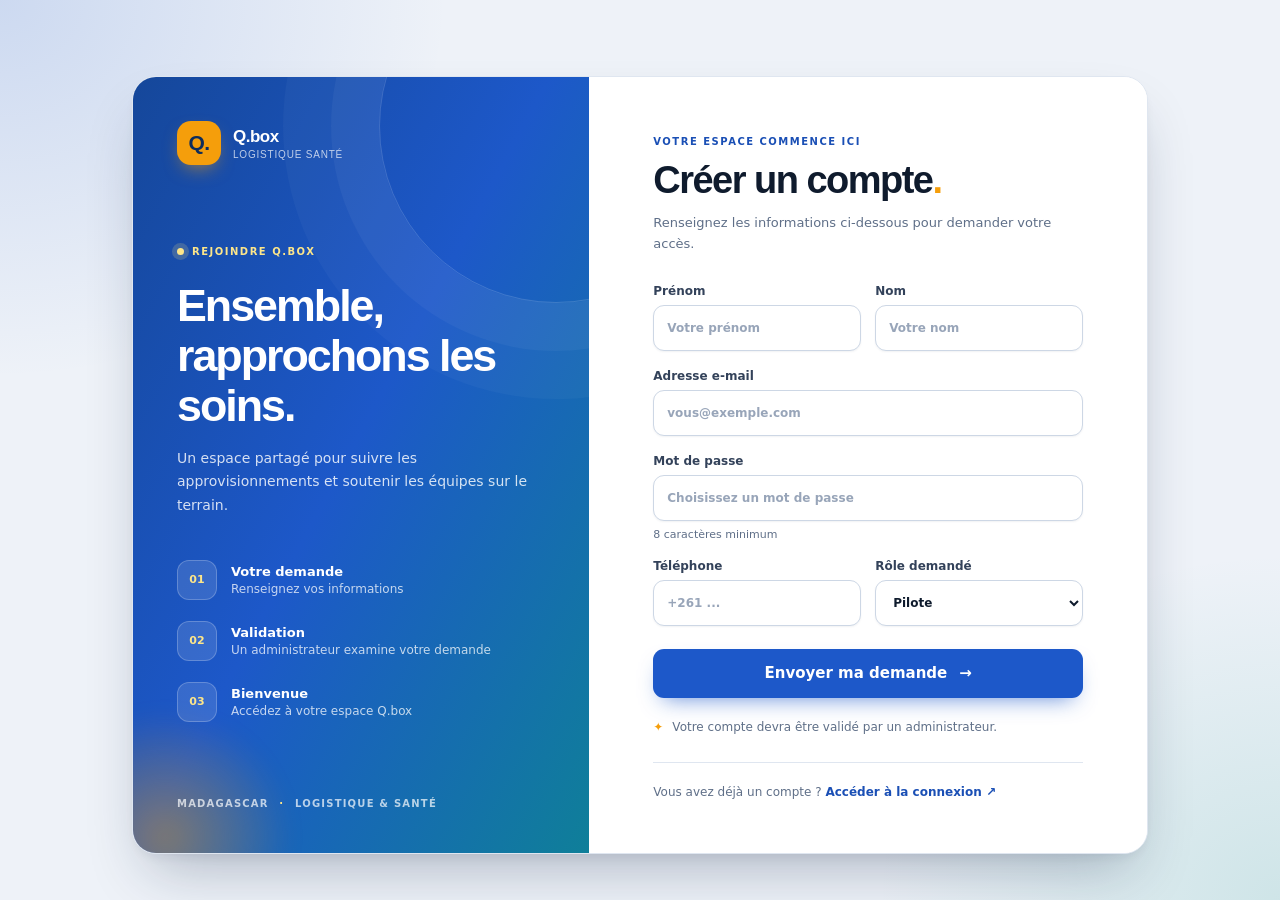
<file: admin-local.html>
<!DOCTYPE html>
<html lang="fr">
<head>
    <meta charset="utf-8">
    <meta name="viewport" content="width=device-width, initial-scale=1">
    <!-- Politique de sécurité : seuls les scripts du site et Chart.js (versions figées) peuvent s'exécuter ;
         aucun script en ligne (les anciens attributs onclick sont inactifs, la logique est dans postgres-main.js). -->
    <meta http-equiv="Content-Security-Policy" content="default-src 'self'; script-src 'self' https://cdn.jsdelivr.net/npm/chart.js@4.4.1/dist/chart.umd.min.js https://cdnjs.cloudflare.com/ajax/libs/Chart.js/4.4.1/chart.umd.js; style-src 'self' 'unsafe-inline' https://fonts.googleapis.com; font-src 'self' https://fonts.gstatic.com; img-src 'self' data: blob:; connect-src 'self' https://*.supabase.co http://127.0.0.1:56521 http://localhost:56521; frame-src 'self'; worker-src 'self'; object-src 'none'; base-uri 'self'; form-action 'self'">
    <title>Q.box — Interface PostgreSQL</title>
    <link rel="icon" type="image/svg+xml" href="favicon.svg">
    <link rel="preconnect" href="https://fonts.googleapis.com">
    <link rel="preconnect" href="https://fonts.gstatic.com" crossorigin>
    <link href="https://fonts.googleapis.com/css2?family=Inter:wght@400;500;600;700;800&family=Plus+Jakarta+Sans:wght@600;700;800&display=swap" rel="stylesheet">
    <link rel="stylesheet" href="admin-local.css?v=f36ff7576b">
    <link rel="stylesheet" href="signup-theme.css?v=3a248e380c">
    <script defer src="stock-history-csv.js?v=5f7a2bd698"></script>
    <script defer src="auth-policy.js?v=cd7c4a299b"></script>
    <script defer src="dashboard-report-postgres.js?v=d70c688518"></script>
    <script defer src="inventory-report-postgres.js?v=5d7ae28a79"></script>
    <script defer src="admin-local.js?v=75acfae70e"></script>
</head>
<body class="signup-page">
    <main>
        <h1>Q.box — Interface PostgreSQL</h1>
        <p class="notice">Cette interface utilise la base PostgreSQL configurée sur le serveur. Les opérations enregistrées modifient cette base.</p>
        <p id="message" role="status" aria-live="polite"></p>
        <section id="authentication">
            <div class="signup-shell">
                <div class="signup-intro">
                    <div class="signup-brand"><span class="signup-icon" aria-hidden="true">Q.</span><span>Q.box <small>Logistique santé</small></span></div>
                    <div class="signup-intro-content">
                        <span class="signup-eyebrow"><span aria-hidden="true"></span> REJOINDRE Q.BOX</span>
                        <h2>Ensemble, rapprochons les soins.</h2>
                        <p>Un espace partagé pour suivre les approvisionnements et soutenir les équipes sur le terrain.</p>
                        <div class="signup-steps" aria-label="Étapes de création du compte">
                            <div><span>01</span><p><strong>Votre demande</strong><small>Renseignez vos informations</small></p></div>
                            <div><span>02</span><p><strong>Validation</strong><small>Un administrateur examine votre demande</small></p></div>
                            <div><span>03</span><p><strong>Bienvenue</strong><small>Accédez à votre espace Q.box</small></p></div>
                        </div>
                    </div>
                    <p class="signup-intro-footer">MADAGASCAR <span aria-hidden="true">·</span> LOGISTIQUE &amp; SANTÉ</p>
                </div>
                <div class="signup-card">
                <div class="signup-heading">
                    <span class="signup-form-eyebrow">VOTRE ESPACE COMMENCE ICI</span>
                    <h1>Créer un compte<span aria-hidden="true">.</span></h1>
                    <p>Renseignez les informations ci-dessous pour demander votre accès.</p>
                </div>
                <form id="signup">
                    <label>Prénom <input name="first_name" required maxlength="120" autocomplete="given-name" placeholder="Votre prénom"></label>
                    <label>Nom <input name="last_name" required maxlength="120" autocomplete="family-name" placeholder="Votre nom"></label>
                    <label class="signup-wide">Adresse e-mail <input name="email" type="email" required autocomplete="email" placeholder="vous@exemple.com"></label>
                    <label class="signup-wide">Mot de passe <input name="password" type="password" required minlength="8" autocomplete="new-password" aria-describedby="signup-password-hint" placeholder="Choisissez un mot de passe"><span id="signup-password-hint" class="signup-hint">8 caractères minimum</span></label>
                    <label>Téléphone <input name="phone" type="tel" required maxlength="30" autocomplete="tel" placeholder="+261 ..."></label>
                    <label>Rôle demandé <select name="role"><option value="pilot">Pilote</option><option value="pilot_rd">Pilote RD</option><option value="logistics">Coordinateur logistique</option><option value="unfpa">UNFPA</option><option value="rh_chief">Chef Unité SR</option></select></label>
                    <button class="signup-wide" type="submit"><span>Envoyer ma demande</span><span aria-hidden="true">→</span></button>
                </form>
                <p id="signup-status" role="status" aria-live="polite"></p>
                <p class="signup-notice"><span aria-hidden="true">✦</span> Votre compte devra être validé par un administrateur.</p>
                <p class="signup-return">Vous avez déjà un compte ? <a href="index.html?backend=postgres">Accéder à la connexion <span aria-hidden="true">↗</span></a></p>
                </div>
            </div>
        </section>
        <section id="session" hidden>
            <p id="identity"></p>
            <button type="button" id="logout">Se déconnecter</button>
            <details id="password-settings">
                <summary>Changer mon mot de passe</summary>
                <form id="password-form">
                    <label>Mot de passe actuel <input id="password-current" type="password" required autocomplete="current-password"></label>
                    <label>Nouveau mot de passe (8 caractères minimum) <input id="password-new" type="password" required minlength="8" autocomplete="new-password"></label>
                    <label>Confirmer le nouveau mot de passe <input id="password-confirm" type="password" required minlength="8" autocomplete="new-password"></label>
                    <p id="password-status" role="status" aria-live="polite"></p>
                    <button id="password-submit" type="submit">Modifier mon mot de passe</button>
                </form>
            </details>
            <div id="references">
                <h2>Drone ports et CSB — PostgreSQL local</h2>
                <p>Les données affichées proviennent de la base configurée sur le serveur.</p>
                <label>Drone port actif <select id="reference-port"></select></label>
                <div class="actions">
                    <button type="button" id="port-new">Ajouter un port</button>
                    <button type="button" id="port-edit">Modifier le port</button>
                    <button type="button" id="port-delete">Supprimer le port</button>
                    <button type="button" id="reference-refresh">Actualiser</button>
                </div>
                <form id="reference-port-form" hidden>
                    <h3 id="port-form-heading"></h3>
                    <label>Nom du port <input name="name" required maxlength="120"></label>
                    <label>Région <select name="region" required></select></label>
                    <div class="actions"><button type="submit">Enregistrer le port</button><button type="button" id="port-cancel">Annuler</button></div>
                </form>
                <h3>CSB du port actif</h3>
                <button type="button" id="csb-new">Ajouter un CSB</button>
                <form id="reference-csb-form" hidden>
                    <h3 id="csb-form-heading"></h3>
                    <label>Nom du CSB <input name="name" required maxlength="150"></label>
                    <label>Région <select name="region" required></select></label>
                    <label>District <select name="district" required></select></label>
                    <label>Distance en km <input name="distance" type="number" min="0" max="99999999.99" step="0.01" required></label>
                    <label>Chef CSB <input name="chief" maxlength="150"></label>
                    <label>Numéros de téléphone (un par ligne) <textarea name="phones" rows="3"></textarea></label>
                    <div class="actions"><button type="submit">Enregistrer le CSB</button><button type="button" id="csb-cancel">Annuler</button></div>
                </form>
                <div id="reference-csbs"></div>
            </div>
            <div id="dashboard-test">
                <h2>Tableau de bord — PostgreSQL local</h2>
                <p>Synthèse du port actif, calculée côté serveur. Les quantités et l'avancement additionnent tous les intrants, sans distinguer leur conditionnement. Les produits en quarantaine sont exclus du stock ; ceux en vol sont réservés. Actualisez après une opération ou pour voir les changements des autres utilisateurs.</p>
                <button type="button" id="dashboard-refresh">Actualiser le tableau de bord</button>
                <button type="button" id="dashboard-report-open">Afficher le rapport du planning actif</button>
                <p id="dashboard-status" role="status"></p>
                <p id="dashboard-report-status" role="status"></p>
                <div id="dashboard-report-preview" hidden>
                    <div class="actions"><button type="button" id="dashboard-report-print">Imprimer le rapport</button><button type="button" id="dashboard-report-close">Fermer le rapport</button></div>
                    <div id="dashboard-report"></div>
                </div>
                <div id="dashboard-summary"></div>
                <h3>Vols en cours</h3><div id="dashboard-flights"></div>
                <h3>Expéditions terrestres en cours</h3><div id="dashboard-shipments"></div>
                <h3>Lots à surveiller par date de péremption</h3><div id="dashboard-expirations"></div>
            </div>
            <div id="catalog">
                <h2>Référentiel des intrants — PostgreSQL local</h2>
                <p>Catalogue partagé entre tous les ports.</p>
                <div class="actions">
                    <button type="button" id="catalog-new">Ajouter un intrant</button>
                    <button type="button" id="catalog-refresh">Actualiser le catalogue</button>
                </div>
                <form id="catalog-form" hidden>
                    <h3 id="catalog-heading"></h3>
                    <label>Nom <input name="name" required maxlength="150"></label>
                    <label>Catégorie <select name="category" required></select></label>
                    <label>Conditionnement <input name="unit" required maxlength="120"></label>
                    <label>Seuil d'alerte <input name="threshold" type="number" min="0" max="9007199254740991" step="1" required></label>
                    <div class="actions"><button type="submit">Enregistrer l'intrant</button><button type="button" id="catalog-cancel">Annuler</button></div>
                </form>
                <div id="catalog-products"></div>
            </div>
            <div id="stock-test">
                <h2>Stocks et réceptions SALAMA — PostgreSQL local</h2>
                <p>Les données concernent le drone port sélectionné ci-dessus.</p>
                <div class="actions">
                    <button type="button" id="receipt-new">Nouvelle réception</button>
                    <button type="button" id="stock-refresh">Actualiser les stocks</button>
                </div>
                <form id="receipt-form" hidden>
                    <label>Référence du bon <input name="reference" maxlength="150" required></label>
                    <div id="receipt-items"></div>
                    <div class="actions"><button type="button" id="receipt-add">Ajouter un intrant</button>
                        <button type="submit" id="receipt-submit">Enregistrer la réception</button>
                        <button type="button" id="receipt-cancel">Annuler</button></div>
                </form>
                <h3>Stocks par lot</h3><div id="stock-list"></div>
                <h3>Réceptions enregistrées</h3><div id="receipt-list"></div>
            </div>
            <div id="stock-history-test">
                <h2>Historique global des stocks — PostgreSQL local</h2>
                <p>Port actif, regroupement par intrant sans détail des lots. Les soldes actuels et les mouvements sont actualisés séparément. Les données antérieures à l'enregistrement des mouvements ne peuvent pas être reconstituées.</p>
                <p id="stock-history-port"></p>
                <h3>Soldes actuels par intrant</h3><div id="stock-history-summary"></div>
                <div class="history-visual">
                    <h3>Stock disponible actuel par intrant</h3>
                    <p class="history-visual-note">Rouge : sous le seuil · Orange : jusqu'à 1,5 fois le seuil · Vert : au-delà · Gris : seuil inconnu.</p>
                    <div id="stock-history-bars" aria-label="Graphique des stocks disponibles"></div>
                </div>
                <form id="stock-history-filter">
                    <label>Du <input type="date" name="from"></label>
                    <label>Au <input type="date" name="to"></label>
                    <label>Opération <select name="operation"><option value="">Toutes</option>
                        <option>Réception SALAMA</option><option>Réservation drone</option><option>Modification drone</option><option>Annulation drone</option><option>Clôture drone</option>
                        <option>Expédition terrestre</option><option>Modification expédition</option><option>Annulation expédition</option>
                        <option>Inventaire physique</option><option>Mise en quarantaine</option><option>Remise en stock</option></select></label>
                    <label>Nom d'intrant <input type="search" name="search" maxlength="150"></label>
                    <div class="actions"><button type="submit">Appliquer les filtres</button><button type="button" id="stock-history-refresh">Actualiser</button></div>
                </form>
                <p>Les dates sont filtrées selon le fuseau de Madagascar. La destruction d'un produit déjà en quarantaine ne modifie pas le stock utilisable : consultez les actions de quarantaine pour la retrouver.</p>
                <p id="stock-history-applied"></p>
                <p>Le graphique d'évolution, l'export et l'impression portent uniquement sur les mouvements chargés ci-dessous, pas sur les résultats non chargés. Appliquez les filtres puis utilisez « Afficher les 100 mouvements suivants » si nécessaire. Les lignes relient uniquement les points sélectionnés : les mouvements exclus par les filtres ne sont pas représentés. Les mouvements de même date et heure peuvent ne pas être ordonnés selon leur exécution.</p>
                <div class="actions history-controls"><button type="button" id="stock-history-export">Exporter les mouvements chargés en CSV</button>
                    <button type="button" id="stock-history-print">Imprimer les mouvements chargés</button></div>
                <div class="history-visual">
                    <h3>Évolution du disponible après chaque mouvement chargé</h3>
                    <p class="history-visual-note">Les courbes représentent uniquement les mouvements chargés.</p>
                    <div id="stock-history-evolution"></div>
                </div>
                <p id="stock-history-status" role="status"></p>
                <div id="stock-history-list"></div>
                <button type="button" id="stock-history-more" hidden>Afficher les 100 mouvements suivants</button>
            </div>
            <div id="quarantine-test">
                <h2>Quarantaine — PostgreSQL local</h2>
                <p>Pour le port actif. Les quantités en vol ne sont pas disponibles.</p>
                <div class="actions"><button type="button" id="quarantine-new">Mettre un lot en quarantaine</button>
                    <button type="button" id="quarantine-refresh">Actualiser la quarantaine</button></div>
                <form id="quarantine-form" hidden>
                    <p id="quarantine-request-id"></p>
                    <label>Lot disponible <select name="stock" required></select></label>
                    <label>Quantité <input name="quantity" type="number" min="1" max="9007199254740991" step="1" required></label>
                    <label>Motif <select name="reason" required><option>Abîmé</option><option>Cassé</option><option>Non conforme</option><option>Expiré</option></select></label>
                    <div class="actions"><button type="submit">Enregistrer</button><button type="button" id="quarantine-cancel">Annuler</button></div>
                </form>
                <div id="quarantine-list"></div>
            </div>
            <div id="inventory-test">
                <h2>Inventaire physique — PostgreSQL local</h2>
                <p>Comptez tous les lots du port, même à zéro. Excluez les quantités en vol et en quarantaine. Toute modification du stock ou des réservations impose de recommencer.</p>
                <div class="actions"><button type="button" id="inventory-new">Commencer un inventaire</button>
                    <button type="button" id="inventory-refresh">Actualiser l'historique</button></div>
                <form id="inventory-form" hidden>
                    <p id="inventory-request-id"></p>
                    <div id="inventory-items"></div>
                    <label>Remarques et observations (facultatif, 2 000 caractères maximum)
                        <textarea id="inventory-observations" maxlength="2000" rows="3"></textarea>
                    </label>
                    <div class="actions"><button type="submit">Valider l'inventaire</button><button type="button" id="inventory-cancel">Annuler</button></div>
                </form>
                <h3>Inventaires enregistrés</h3>
                <p>Les rapports regroupent les lots par intrant. Les écarts figurent déjà dans l'historique des mouvements et ne sont pas ajoutés une seconde fois.</p>
                <div id="inventory-list"></div>
            </div>
            <div id="planning-test">
                <h2>Plannings et archives — PostgreSQL local</h2>
                <p>Pour le drone port sélectionné ci-dessus. Une campagne active par port.</p>
                <div class="actions">
                    <button type="button" id="planning-new">Nouvelle campagne</button>
                    <button type="button" id="planning-refresh">Actualiser les plannings</button>
                </div>
                <form id="planning-form" hidden>
                    <h3 id="planning-heading"></h3>
                    <label>Début <input name="start" type="date" required></label>
                    <label>Fin <input name="end" type="date" required></label>
                    <p>Une ligne par combinaison CSB et intrant.</p>
                    <div id="planning-items"></div>
                    <label id="planning-observations-wrapper-admin" hidden>Remarques et observations sur la modification (facultatif, 2 000 caractères maximum)
                        <textarea id="planning-observations" maxlength="2000" rows="3"></textarea>
                    </label>
                    <div class="actions">
                        <button type="button" id="planning-add">Ajouter une ligne</button>
                        <button type="submit" id="planning-submit">Enregistrer</button>
                        <button type="button" id="planning-cancel">Annuler</button>
                    </div>
                </form>
                <div id="planning-list"></div>
            </div>
            <div id="flight-test" hidden>
                <div class="flight-panel-header">
                    <div class="flight-panel-heading">
                        <span class="flight-panel-icon" aria-hidden="true">✈</span>
                        <div><h2>Opérations et BL des vols</h2>
                            <p>Consultez les vols du magasin actif et leurs bons de livraison. Un vol correspond à un colis.</p></div>
                    </div>
                    <div class="actions flight-panel-toolbar">
                        <button type="button" id="flight-new" class="flight-primary">Préparer des vols</button>
                        <button type="button" id="flight-refresh" class="flight-secondary">Actualiser</button>
                    </div>
                </div>
                <form id="flight-form" hidden>
                    <label>Planning actif <select name="planning" required></select></label>
                    <label>CSB du planning <select name="csb" required></select></label>
                    <h3>Besoins du CSB</h3><div id="flight-needs"></div>
                    <div id="flight-parcels"></div>
                    <div class="actions">
                        <button type="button" id="flight-add">Ajouter un vol / colis</button>
                        <button type="submit" id="flight-submit">Enregistrer les vols</button>
                        <button type="button" id="flight-cancel">Annuler</button>
                    </div>
                </form>
                <form id="flight-edit-form" hidden>
                    <h3 id="flight-edit-title"></h3>
                    <p>Le BL, le CSB et le planning restent inchangés. Les besoins et stocks sont vérifiés à l'enregistrement.</p>
                    <div id="flight-edit-needs"></div>
                    <div id="flight-edit-items"></div>
                    <div class="actions"><button type="button" id="flight-edit-add">Ajouter un intrant</button>
                        <button type="submit">Enregistrer les modifications</button>
                        <button type="button" id="flight-edit-cancel">Fermer sans enregistrer</button></div>
                </form>
                <div id="flight-list"></div>
            </div>
            <div id="shipment-test">
                <h2>Expéditions terrestres — PostgreSQL local</h2>
                <p>Le stock est déduit à l'enregistrement.</p>
                <div class="actions">
                    <button type="button" id="shipment-new">Nouvelle expédition</button>
                    <button type="button" id="shipment-refresh">Actualiser les expéditions</button>
                </div>
                <form id="shipment-form" hidden>
                    <label>Planning actif <select name="planning" required></select></label>
                    <label>CSB du planning <select name="csb" required></select></label>
                    <label>Transport <input name="transport" maxlength="150" required></label>
                    <h3>Besoins du CSB</h3><div id="shipment-needs"></div>
                    <div id="shipment-items"></div>
                    <div class="actions">
                        <button type="button" id="shipment-add">Ajouter un intrant</button>
                        <button type="submit" id="shipment-submit">Enregistrer l'expédition</button>
                        <button type="button" id="shipment-cancel">Annuler</button>
                    </div>
                </form>
                <form id="shipment-edit-form" hidden>
                    <h3 id="shipment-edit-title"></h3>
                    <p>La référence, le CSB et le planning restent inchangés. Toute quantité retirée doit être physiquement revenue et conforme avant sa remise en stock.</p>
                    <label>Transport <input name="transport" maxlength="150" required></label>
                    <div id="shipment-edit-needs"></div>
                    <div id="shipment-edit-items"></div>
                    <div class="actions"><button type="button" id="shipment-edit-add">Ajouter un intrant</button>
                        <button type="submit">Enregistrer les modifications</button>
                        <button type="button" id="shipment-edit-cancel">Fermer sans enregistrer</button></div>
                </form>
                <div id="shipment-list"></div>
            </div>
            <div id="administration" hidden>
                <div class="accounts-header">
                    <div class="accounts-heading">
                        <div class="accounts-icon" aria-hidden="true">
                            <svg viewBox="0 0 24 24" fill="none" stroke="currentColor" stroke-width="1.8" stroke-linecap="round" stroke-linejoin="round"><circle cx="9" cy="8" r="3"></circle><path d="M3 19v-1a6 6 0 0 1 12 0v1M16 5a3 3 0 0 1 0 6M18 13a5 5 0 0 1 3 5v1"></path></svg>
                        </div>
                        <div>
                            <h2>Gestion des utilisateurs</h2>
                            <p>Consultez les demandes et gérez les accès à Q.box.</p>
                        </div>
                    </div>
                    <div class="accounts-toolbar">
                        <p id="pending" class="accounts-pending" role="status"></p>
                        <button type="button" id="refresh" class="accounts-refresh">Actualiser</button>
                    </div>
                </div>
                <div id="users" class="accounts-list"></div>
                <dialog id="admin-name-dialog" aria-labelledby="admin-name-title">
                    <form id="admin-name-form">
                        <h3 id="admin-name-title">Modifier le prénom et le nom</h3>
                        <p id="admin-name-account"></p>
                        <label>Prénom <input id="admin-name-first" required maxlength="120" autocomplete="given-name"></label>
                        <label>Nom <input id="admin-name-last" required maxlength="120" autocomplete="family-name"></label>
                        <p id="admin-name-status" role="status" aria-live="polite"></p>
                        <div class="actions">
                            <button id="admin-name-submit" type="submit">Enregistrer</button>
                            <button id="admin-name-cancel" type="button">Annuler</button>
                        </div>
                    </form>
                </dialog>
            </div>
        </section>
        <section id="inventory-print-report" hidden aria-label="Rapport d'inventaire physique"></section>
        <section id="flight-print-report" hidden aria-label="Document imprimable"></section>
    </main>
</body>
</html>
</file>
<file: admin-local.css>
body { margin: 0; background: #f1f5f9; color: #172033; font: 15px system-ui, sans-serif; }
main { max-width: 860px; padding: 24px; margin: auto; }
section, .user { background: white; padding: 20px; margin: 16px 0; border-radius: 12px; }
.notice { padding: 12px; background: #fef3c7; border-radius: 8px; }
form { display: grid; gap: 12px; max-width: 420px; }
label { display: grid; gap: 5px; font-weight: 600; }
input, select, textarea, button { padding: 9px; font: inherit; border: 1px solid #aeb9ca; border-radius: 6px; }
button { cursor: pointer; background: #172033; color: white; }
.user { border: 1px solid #d5deea; }
.actions { display: flex; flex-wrap: wrap; gap: 8px; margin-top: 12px; }
.actions label { font-size: 13px; }
#message { font-weight: 600; }
[hidden] { display: none !important; }
@media screen {
    html:not(.embedded) body { background: #f1f5f9; }
    html:not(.embedded) main { max-width: 1100px; padding: 32px 24px 48px; }
    html:not(.embedded) main > h1 { margin: 0; color: #0f172a; font-size: clamp(22px, 3vw, 30px); letter-spacing: -.03em; }
    html:not(.embedded) main > h1::before { content: "Q."; display: inline-grid; place-items: center; width: 42px; height: 42px; margin-right: 12px; border-radius: 12px; background: #fbbf24; color: #0f172a; font-size: 20px; font-weight: 900; vertical-align: middle; }
    html:not(.embedded) main > .notice { margin: 20px 0 0; padding: 14px 16px; border: 1px solid #fde68a; border-radius: 12px; color: #78350f; font-size: 13px; line-height: 1.5; }
    html:not(.embedded) #message:not(:empty) { margin: 16px 0 0; padding: 12px 16px; border: 1px solid #cbd5e1; border-radius: 12px; background: white; font-size: 13px; line-height: 1.5; overflow-wrap: anywhere; }
    html:not(.embedded) #session { padding: 24px; border: 1px solid #e2e8f0; border-radius: 20px; box-shadow: 0 8px 24px rgba(15, 23, 42, .06); }
    html:not(.embedded) #identity { margin: 0 0 12px; color: #0f172a; font-weight: 700; overflow-wrap: anywhere; }
    html:not(.embedded) #logout { padding: 9px 14px; border-color: #cbd5e1; border-radius: 10px; background: white; color: #334155; font-size: 13px; font-weight: 700; }
    html:not(.embedded) #logout:hover { background: #f1f5f9; }
    html:not(.embedded) #password-settings { margin-top: 16px; padding: 16px; border: 1px solid #e2e8f0; border-radius: 14px; background: #f8fafc; }
    html:not(.embedded) #password-settings summary { color: #0f172a; font-weight: 700; cursor: pointer; }
    html:not(.embedded) #password-form { margin-top: 16px; }
    html:not(.embedded) #password-form label { color: #475569; font-size: 13px; }
    html:not(.embedded) #password-form input { box-sizing: border-box; width: 100%; min-width: 0; border-color: #cbd5e1; border-radius: 10px; background: white; }
    html:not(.embedded) #password-form button { border-color: #0f172a; border-radius: 10px; background: #0f172a; font-weight: 700; }
    html:not(.embedded) #password-status:empty { display: none; }
    html:not(.embedded) #session > div { margin-top: 20px; padding: 20px; border: 1px solid #e2e8f0; border-radius: 16px; }
    html:not(.embedded) #session > div > h2 { margin-top: 0; color: #0f172a; font-size: 18px; }
    html:not(.embedded) #session :is(button, input, select, textarea, summary):focus-visible { outline: 2px solid #f59e0b; outline-offset: 2px; }
}
@media screen and (max-width: 700px) {
    html:not(.embedded) main { padding: 20px 16px 36px; }
    html:not(.embedded) #session { padding: 16px; }
    html:not(.embedded) #session > div { padding: 16px; }
}
@media screen {
    html:not(.embedded) body.signup-page { min-height: 100vh; background: #090e19; color: #f8fafc; }
    html:not(.embedded) body.signup-page main { box-sizing: border-box; max-width: 1240px; min-height: 100vh; padding: 32px; display: flex; flex-direction: column; justify-content: center; }
    html:not(.embedded) body.signup-page main > h1,
    html:not(.embedded) body.signup-page main > .notice { display: none; }
    html:not(.embedded) body.signup-page #message:not(:empty) { margin: 0 0 14px; border-color: #94a3b8; background: #f8fafc; }
    html:not(.embedded) body.signup-page #authentication { margin: 0; padding: 0; background: transparent; }
    .signup-shell { display: grid; grid-template-columns: minmax(0, .9fr) minmax(0, 1.1fr); overflow: hidden; border: 1px solid #293447; border-radius: 28px; background: #111827; box-shadow: 0 32px 90px rgba(0, 0, 0, .35); }
    .signup-intro { position: relative; display: flex; flex-direction: column; justify-content: space-between; min-width: 0; padding: 44px; overflow: hidden; background: linear-gradient(155deg, #182840 0%, #111b2d 50%, #0c1422 100%); }
    .signup-intro::before, .signup-intro::after { content: ''; position: absolute; pointer-events: none; border-radius: 50%; }
    .signup-intro::before { width: 320px; height: 320px; top: -150px; right: -120px; background: rgba(245, 158, 11, .16); filter: blur(35px); }
    .signup-intro::after { width: 280px; height: 280px; bottom: -180px; left: -90px; border: 1px solid rgba(251, 191, 36, .3); box-shadow: 0 0 0 45px rgba(251, 191, 36, .04), 0 0 0 90px rgba(251, 191, 36, .025); }
    .signup-brand, .signup-intro-content, .signup-intro-footer { position: relative; z-index: 1; }
    .signup-brand { display: flex; align-items: center; gap: 12px; color: #fff; font-size: 17px; font-weight: 800; letter-spacing: -.03em; }
    .signup-brand small { display: block; margin-top: 2px; color: #a7b6c9; font-size: 10px; font-weight: 500; letter-spacing: .08em; text-transform: uppercase; }
    .signup-icon { display: grid; place-items: center; width: 44px; height: 44px; border-radius: 14px; background: #fbbf24; color: #101725; font-size: 21px; font-weight: 900; }
    .signup-intro-content { padding: 68px 0; }
    .signup-eyebrow, .signup-form-eyebrow { color: #fbbf24; font-size: 10px; font-weight: 800; letter-spacing: .15em; }
    .signup-eyebrow { display: inline-flex; align-items: center; gap: 8px; }
    .signup-eyebrow > span { width: 7px; height: 7px; border-radius: 50%; background: #fbbf24; box-shadow: 0 0 0 5px rgba(251, 191, 36, .12); }
    .signup-intro h2 { max-width: 390px; margin: 21px 0 16px; color: #f8fafc; font-size: clamp(32px, 3.5vw, 48px); line-height: 1.12; letter-spacing: -.045em; }
    .signup-intro-content > p { max-width: 365px; margin: 0; color: #aebdd0; font-size: 14px; line-height: 1.7; }
    .signup-steps { display: grid; gap: 21px; margin-top: 42px; }
    .signup-steps > div { display: flex; align-items: center; gap: 14px; }
    .signup-steps > div > span { display: grid; place-items: center; flex: none; width: 38px; height: 38px; border: 1px solid #3a4b60; border-radius: 12px; color: #fbbf24; font-size: 11px; font-weight: 800; }
    .signup-steps p { display: grid; gap: 3px; margin: 0; }
    .signup-steps strong { color: #e6edf6; font-size: 13px; }
    .signup-steps small { color: #a7b6c9; font-size: 12px; }
    .signup-intro-footer { margin: 0; color: #93a6bc; font-size: 10px; font-weight: 700; letter-spacing: .12em; }
    .signup-intro-footer span { margin: 0 6px; color: #fbbf24; }
    .signup-card { box-sizing: border-box; min-width: 0; padding: 54px clamp(28px, 5vw, 68px); background: #111827; }
    .signup-heading { margin-bottom: 29px; }
    .signup-heading h1 { margin: 10px 0; color: #f8fafc; font-size: clamp(29px, 3vw, 38px); line-height: 1.15; letter-spacing: -.04em; }
    .signup-heading h1 span { color: #fbbf24; }
    .signup-heading p { margin: 0; color: #aebdd0; font-size: 13px; line-height: 1.6; }
    #signup { max-width: none; grid-template-columns: repeat(2, minmax(0, 1fr)); gap: 18px 14px; }
    #signup label { min-width: 0; gap: 7px; color: #dce5ef; font-size: 12px; }
    #signup .signup-wide { grid-column: 1 / -1; }
    #signup input, #signup select { box-sizing: border-box; width: 100%; min-width: 0; min-height: 46px; padding: 11px 13px; border: 1px solid #39475a; border-radius: 11px; background: #1b2535; color: #f8fafc; transition: border-color .2s, box-shadow .2s, background-color .2s; }
    #signup input::placeholder { color: #94a3b8; opacity: 1; }
    #signup :is(input, select):focus { border-color: #fbbf24; background: #202c3d; box-shadow: 0 0 0 3px rgba(251, 191, 36, .12); outline: none; }
    #signup :is(input, select, button):focus-visible, .signup-return a:focus-visible { outline: 2px solid #fbbf24; outline-offset: 3px; }
    .signup-hint { color: #aab9ca; font-size: 11px; font-weight: 400; }
    #signup button { display: flex; justify-content: center; align-items: center; gap: 12px; min-height: 49px; margin-top: 5px; border: 0; border-radius: 11px; background: #fbbf24; color: #111827; font-weight: 800; transition: transform .2s, background-color .2s, box-shadow .2s; }
    #signup button:hover { transform: translateY(-2px); background: #fcd34d; box-shadow: 0 10px 25px rgba(251, 191, 36, .22); }
    #signup button span:last-child { transition: transform .2s; }
    #signup button:hover span:last-child { transform: translateX(5px); }
    .signup-notice { display: flex; gap: 9px; margin: 20px 0 0; color: #aebdd0; font-size: 12px; line-height: 1.5; }
    .signup-notice span { color: #fbbf24; }
    #signup-status:not(:empty) { margin: 16px 0 0; padding: 12px; border: 1px solid #166534; border-radius: 10px; background: #102c26; color: #bbf7d0; font-size: 12px; line-height: 1.5; }
    #signup-status.is-error:not(:empty) { border-color: #9f1239; background: #3a1724; color: #fecdd3; }
    .signup-return { margin: 26px 0 0; padding-top: 22px; border-top: 1px solid #2c394b; color: #aebdd0; font-size: 12px; }
    .signup-return a { color: #fcd34d; font-weight: 700; text-decoration: none; }
    .signup-return a:hover { text-decoration: underline; }
}
@media screen and (max-width: 760px) {
    html:not(.embedded) body.signup-page main { min-height: 100vh; padding: 16px; justify-content: flex-start; }
    .signup-shell { grid-template-columns: minmax(0, 1fr); border-radius: 22px; }
    .signup-intro { padding: 28px; }
    .signup-intro-content { padding: 36px 0 28px; }
    .signup-intro h2 { margin: 15px 0 12px; }
    .signup-steps { gap: 12px; margin-top: 24px; }
    .signup-intro-footer { display: none; }
    .signup-card { padding: 32px 28px; }
}
@media screen and (max-width: 420px) {
    .signup-intro, .signup-card { padding: 24px 20px; }
    #signup { grid-template-columns: minmax(0, 1fr); }
    #signup .signup-wide { grid-column: auto; }
}
@media (prefers-reduced-motion: no-preference) {
    .signup-shell { animation: signup-enter .65s ease-out both; }
    .signup-intro-content, .signup-heading { animation: signup-enter .75s .1s ease-out both; }
    #signup label, #signup button, .signup-notice, .signup-return { animation: signup-enter .6s .2s ease-out both; }
    #signup label:nth-child(2) { animation-delay: .25s; }
    #signup label:nth-child(3) { animation-delay: .3s; }
    #signup label:nth-child(4) { animation-delay: .35s; }
    #signup label:nth-child(5) { animation-delay: .4s; }
    #signup label:nth-child(6) { animation-delay: .45s; }
    .signup-intro::before { animation: signup-glow 7s ease-in-out infinite alternate; }
    .signup-eyebrow > span { animation: signup-pulse 2.5s ease-in-out infinite; }
}
@keyframes signup-enter { from { opacity: 0; transform: translateY(14px); } to { opacity: 1; transform: translateY(0); } }
@keyframes signup-glow { from { transform: translate(0, 0) scale(1); } to { transform: translate(-45px, 55px) scale(1.2); } }
@keyframes signup-pulse { 50% { box-shadow: 0 0 0 9px rgba(251, 191, 36, .03); } }
@media (prefers-reduced-motion: reduce) {
    #signup input, #signup select, #signup button, #signup button span:last-child { transition: none; }
    #signup button:hover, #signup button:hover span:last-child { transform: none; }
}
#flight-test { color: #0f172a; font-family: Inter, system-ui, sans-serif; }
.flight-panel-header { display: flex; flex-wrap: wrap; align-items: center; justify-content: space-between; gap: 16px; padding: 20px; border: 1px solid #e2e8f0; border-radius: 16px; background: #f8fafc; }
.flight-panel-heading { display: flex; align-items: center; gap: 12px; min-width: 0; }
.flight-panel-icon { display: grid; place-items: center; flex: none; width: 42px; height: 42px; border-radius: 12px; background: #fef3c7; color: #b45309; font-size: 21px; }
.flight-panel-heading h2 { margin: 0; font-size: 16px; font-weight: 800; }
.flight-panel-heading p { margin: 5px 0 0; color: #64748b; font-size: 12px; line-height: 1.5; }
.flight-panel-toolbar { margin: 0; }
#flight-test button.flight-primary, #flight-test button.flight-secondary, #flight-test button.flight-danger, #flight-test button.flight-success { min-height: 36px; padding: 8px 12px; border-radius: 10px; font-size: 12px; font-weight: 700; }
#flight-test button.flight-primary { background: #0f172a; border-color: #0f172a; color: white; }
#flight-test button.flight-secondary { background: white; border-color: #cbd5e1; color: #334155; }
#flight-test button.flight-danger { background: #fff1f2; border-color: #fecdd3; color: #be123c; }
#flight-test button.flight-success { background: #ecfdf5; border-color: #a7f3d0; color: #047857; }
#flight-test button.flight-primary:hover { background: #334155; }
#flight-test button.flight-secondary:hover { background: #f1f5f9; }
#flight-test button.flight-danger:hover { background: #ffe4e6; }
#flight-test button.flight-success:hover { background: #d1fae5; }
#flight-test :is(button, input, select):focus-visible { outline: 2px solid #f59e0b; outline-offset: 2px; }
#flight-form, #flight-edit-form { box-sizing: border-box; max-width: 700px; margin-top: 16px; padding: 18px; border: 1px solid #e2e8f0; border-radius: 16px; background: #f8fafc; }
#flight-form h3, #flight-edit-form h3 { margin: 4px 0; font-size: 14px; }
#flight-form label, #flight-edit-form label { color: #475569; font-size: 12px; }
#flight-form input, #flight-form select, #flight-edit-form input, #flight-edit-form select { min-width: 0; background: white; border-color: #cbd5e1; color: #0f172a; }
#flight-test .flight-parcel, #flight-test .flight-item { border-color: #e2e8f0; border-radius: 12px; }
#flight-list { display: grid; gap: 12px; margin-top: 16px; color: #64748b; font-size: 12px; }
#flight-test .flight-operation-card { margin: 0; padding: 16px; border: 1px solid #e2e8f0; border-radius: 16px; box-shadow: 0 1px 3px rgba(15, 23, 42, .05); }
.flight-operation-heading { display: flex; flex-wrap: wrap; align-items: flex-start; justify-content: space-between; gap: 8px; }
.flight-operation-reference { margin: 0; color: #0f172a; font-size: 14px; overflow-wrap: anywhere; }
.flight-operation-meta { margin: 5px 0 0; color: #64748b; line-height: 1.5; overflow-wrap: anywhere; }
.flight-operation-status { padding: 5px 9px; border-radius: 999px; background: #f1f5f9; color: #475569; font-size: 11px; font-weight: 700; }
.flight-status-active { background: #e0f2fe; color: #0369a1; }
.flight-status-cancelled { background: #fff1f2; color: #be123c; }
.flight-status-closed { background: #dcfce7; color: #166534; }
.flight-operation-items { margin-top: 12px; padding: 10px 12px; border-radius: 10px; background: #f8fafc; color: #475569; overflow-wrap: anywhere; }
.flight-operation-items p, .flight-operation-history p { margin: 4px 0; line-height: 1.5; }
.flight-operation-actions { display: flex; flex-wrap: wrap; align-items: end; gap: 8px; padding-top: 12px; }
.flight-close-date { color: #475569; font-size: 11px; }
.flight-close-date input { padding: 7px 9px; color: #0f172a; font-size: 12px; }
.flight-operation-history:not(:empty) { margin-top: 12px; padding-top: 10px; border-top: 1px solid #e2e8f0; overflow-wrap: anywhere; }
@media (max-width: 540px) {
    .flight-panel-header { padding: 16px; }
    .flight-panel-toolbar { width: 100%; }
}
#administration { color: #0f172a; font-family: Inter, system-ui, sans-serif; }
.accounts-header { display: flex; flex-wrap: wrap; align-items: center; justify-content: space-between; gap: 16px; padding: 20px; background: #f8fafc; border: 1px solid #e2e8f0; border-radius: 16px; }
.accounts-heading { display: flex; align-items: center; gap: 12px; min-width: 0; }
.accounts-icon { display: grid; place-items: center; flex: none; width: 42px; height: 42px; border-radius: 12px; background: #fef3c7; color: #b45309; }
.accounts-icon svg { width: 23px; height: 23px; }
.accounts-heading h2 { margin: 0; font-size: 15px; font-weight: 800; }
.accounts-heading p { margin: 5px 0 0; color: #64748b; font-size: 12px; line-height: 1.5; }
.accounts-toolbar { display: flex; flex-wrap: wrap; align-items: center; gap: 10px; }
.accounts-pending { margin: 0; padding: 7px 10px; border-radius: 999px; background: #fef3c7; color: #92400e; font-size: 11px; font-weight: 700; }
#administration .accounts-refresh { background: white; border: 1px solid #cbd5e1; color: #334155; border-radius: 10px; font-size: 12px; font-weight: 700; padding: 8px 12px; }
#administration .accounts-refresh:hover { background: #f1f5f9; }
.accounts-list { display: grid; gap: 12px; margin-top: 16px; }
#administration .account-card { margin: 0; padding: 16px; border: 1px solid #e2e8f0; border-radius: 16px; box-shadow: 0 1px 3px rgba(15, 23, 42, .05); }
.account-card-header { display: flex; flex-wrap: wrap; align-items: center; justify-content: space-between; gap: 8px; }
.account-email { margin: 0; font-size: 13px; font-weight: 800; overflow-wrap: anywhere; }
.account-status { padding: 5px 9px; border-radius: 999px; background: #f1f5f9; color: #475569; font-size: 11px; font-weight: 700; }
.account-status-pending { background: #fef3c7; color: #92400e; }
.account-status-approved { background: #dcfce7; color: #166534; }
.account-status-suspended { background: #ffedd5; color: #9a3412; }
.account-status-rejected { background: #ffe4e6; color: #be123c; }
.account-details { margin: 8px 0 0; color: #64748b; font-size: 12px; line-height: 1.6; overflow-wrap: anywhere; }
#administration .account-actions { align-items: end; gap: 8px; padding-top: 12px; margin-top: 12px; border-top: 1px solid #f1f5f9; }
#administration .account-role { flex: 1 1 180px; max-width: 260px; color: #475569; font-size: 11px; font-weight: 700; }
#administration .account-role select { width: 100%; padding: 8px 10px; border: 1px solid #cbd5e1; border-radius: 10px; background: white; color: #0f172a; font-size: 12px; }
#administration .account-action { min-height: 35px; padding: 8px 11px; border: 1px solid transparent; border-radius: 10px; font-size: 11px; font-weight: 700; }
#administration #admin-name-dialog { box-sizing: border-box; width: 420px; max-width: calc(100% - 32px); padding: 20px; border: 1px solid #cbd5e1; border-radius: 16px; }
#admin-name-dialog::backdrop { background: rgba(15, 23, 42, .6); }
#admin-name-form h3, #admin-name-form p { margin: 0; overflow-wrap: anywhere; }
#admin-name-form label { color: #475569; font-size: 12px; }
#admin-name-form input { box-sizing: border-box; width: 100%; }
#admin-name-status { color: #b91c1c; }
#administration .account-action-approved { background: #0f172a; color: white; }
#administration .account-action-approved:hover { background: #334155; }
#administration .account-action-suspended { background: #fff7ed; color: #9a3412; border-color: #fed7aa; }
#administration .account-action-rejected, #administration .account-action-delete { background: #fff1f2; color: #be123c; border-color: #fecdd3; }
#administration .account-action-suspended:hover { background: #ffedd5; }
#administration .account-action-rejected:hover, #administration .account-action-delete:hover { background: #ffe4e6; }
#administration :is(button, select):focus-visible { outline: 2px solid #f59e0b; outline-offset: 2px; }
.accounts-empty { margin: 0; padding: 28px 16px; border: 1px dashed #cbd5e1; border-radius: 16px; color: #64748b; text-align: center; font-size: 12px; }
@media (max-width: 540px) {
    .accounts-header { padding: 16px; }
    .accounts-toolbar { width: 100%; justify-content: space-between; }
    #administration .account-role { flex-basis: 100%; max-width: none; }
}
.history-visual { min-width: 0; margin: 18px 0; padding: 18px; border: 1px solid #e2e8f0; border-radius: 16px; background: linear-gradient(180deg, #fff, #f8fafc); box-shadow: 0 2px 8px rgba(15, 23, 42, .04); }
.history-visual h3 { margin: 0; color: #0f172a; font-size: 15px; }
.history-visual-note { margin: 6px 0 14px; color: #64748b; font-size: 12px; line-height: 1.5; }
.history-bar { display: grid; grid-template-columns: minmax(100px, 1fr) minmax(80px, 3fr) auto; align-items: center; gap: 12px; margin: 12px 0; color: #334155; font-size: 12px; font-weight: 600; }
.history-bar > span:first-child { overflow-wrap: anywhere; }
.history-bar > span:last-child { color: #0f172a; font-variant-numeric: tabular-nums; }
.history-bar-track { background: #e2e8f0; height: 14px; border-radius: 999px; overflow: hidden; }
.history-bar-fill { height: 100%; border-radius: inherit; background: #0284c7; }
.history-chart { display: block; width: 100%; height: auto; border: 1px solid #e2e8f0; border-radius: 12px; background: white; }
.history-legend { display: flex; flex-wrap: wrap; gap: 8px 16px; margin-top: 12px; font-size: 12px; font-weight: 700; }
#stock-history-evolution > p { color: #64748b; font-size: 12px; line-height: 1.5; }
@media (max-width: 540px) {
    .history-visual { padding: 14px; }
    .history-bar { grid-template-columns: minmax(0, 1fr) auto; gap: 5px 10px; }
    .history-bar > span:first-child { grid-column: 1 / -1; }
}
.inventory-report-table { width: 100%; border-collapse: collapse; margin: 12px 0; }
.inventory-report-table th, .inventory-report-table td { border: 1px solid #d5deea; padding: 8px; text-align: left; }
.inventory-report-table th:not(:first-child), .inventory-report-table td:not(:first-child) { text-align: right; }
.dashboard-report-table { width: 100%; border-collapse: collapse; margin: 12px 0; font-size: 13px; }
.dashboard-report-table th, .dashboard-report-table td { border: 1px solid #d5deea; padding: 6px; text-align: left; }
.delivery-report-header { display: grid; grid-template-columns: minmax(0, 1fr) minmax(0, 2fr) minmax(0, 1fr); align-items: center; gap: 12px; border-bottom: 2px solid #0f172a; padding-bottom: 14px; margin-bottom: 20px; }
.delivery-report-header img { max-width: 100%; width: auto; height: 65px; object-fit: contain; }
.delivery-report-header img:last-child { width: 105px; justify-self: end; }
.delivery-report-header > div { text-align: center; min-width: 0; overflow-wrap: anywhere; }
.delivery-report-header h1 { font-size: 19px; margin: 0 0 5px; }
.delivery-report-header p { margin: 3px 0; }
.delivery-report-details { display: grid; grid-template-columns: repeat(2, minmax(0, 1fr)); gap: 20px; margin-bottom: 16px; }
.delivery-report-details p { margin: 4px 0; }
.delivery-report-signatures { display: grid; grid-template-columns: repeat(2, minmax(0, 1fr)); gap: 20px; margin-top: 18mm; break-inside: avoid; page-break-inside: avoid; }
.delivery-report-signatures > div { min-height: 22mm; border-bottom: 1px dashed #64748b; font-weight: 600; }
@page qbox-delivery { size: A4 portrait; margin: 15mm; }
@media print { .delivery-print-report { page: qbox-delivery; } }
.dashboard-report-scroll { overflow-x: auto; }
.planning-history-entry { margin: 8px 0; padding: 10px; border: 1px solid #dbe5ed; border-radius: 10px; background: #f8fafc; overflow-wrap: anywhere; }
.planning-history-entry p { margin: 4px 0 0; }
.planning-history-observations { white-space: pre-wrap; }
.dashboard-report-totals { display: flex; flex-wrap: wrap; gap: 6px 14px; padding: 10px 12px; border: 1px solid #e2e8f0; border-radius: 10px; color: #475569; background: #f8fafc; }
.dashboard-report-totals strong { color: #0f172a; font-variant-numeric: tabular-nums; }
.dashboard-report-district-heading { margin: 16px 0 8px; padding: 7px; border-left: 4px solid #0369a1; background: #e2e8f0; color: #0f172a; font-size: 13px; font-weight: 800; break-after: avoid; }
.dashboard-report-csb-heading { display: flex; align-items: center; flex-wrap: wrap; gap: 6px 12px; margin: 10px 0 6px; color: #075985; font-weight: 700; break-after: avoid; }
.dashboard-report-flight-count { display: inline-block; padding: 3px 8px; border: 1px solid #0369a1; border-radius: 6px; color: #075985; background: #e0f2fe; font-size: 11px; font-weight: 800; }
.district-completion { margin: 16px 0; }
.district-completion h2 { margin: 0 0 6px; font-size: 15px; }
.district-completion > p { color: #475569; margin: 0 0 10px; font-size: 12px; }
.district-completion-grid { display: grid; grid-template-columns: repeat(auto-fit, minmax(150px, 1fr)); gap: 10px; }
.district-completion-card { min-width: 0; padding: 12px; text-align: center; border: 1px solid #dbe5ed; border-radius: 12px; background: #f8fafc; break-inside: avoid; page-break-inside: avoid; }
.district-completion-card h3 { margin: 0 0 8px; font-size: 12px; overflow-wrap: anywhere; }
.district-completion-card p { margin: 8px 0 0; color: #334155; font-size: 12px; font-weight: 600; }
.district-completion-pie { display: block; width: 76px; height: 76px; margin: auto; }
.dashboard-report-chart { margin: 16px 0; padding: 16px; border: 1px solid #dbe5ed; border-radius: 14px; background: #f8fafc; }
.dashboard-report-chart h2 { margin: 0 0 8px; color: #0f172a; font-size: 15px; }
.dashboard-report-chart p { margin: 6px 0 10px; color: #475569; font-size: 12px; }
.dashboard-report-chart-row { display: grid; grid-template-columns: minmax(0, 140px) minmax(70px, 1fr) auto; gap: 10px; align-items: center; margin: 10px 0; color: #334155; font-size: 12px; }
.dashboard-report-chart-row > span { overflow-wrap: anywhere; font-weight: 600; }
.dashboard-report-chart-row > strong { color: #075985; text-align: right; white-space: nowrap; font-variant-numeric: tabular-nums; }
.dashboard-report-bar-track { height: 12px; border: 1px solid #cbd5e1; border-radius: 999px; background: #e2e8f0; overflow: hidden; }
.dashboard-report-bar-fill { height: 100%; border-radius: inherit; background: #059669; }
.dashboard-report-district-chart .dashboard-report-bar-fill { background: #0284c7; }
@media (max-width: 600px) {
    .dashboard-report-chart-row { grid-template-columns: minmax(0, 1fr) auto; gap: 5px 8px; }
    .dashboard-report-chart-row > span { grid-column: 1; grid-row: 1; }
    .dashboard-report-chart-row > strong { grid-column: 2; grid-row: 1; }
    .dashboard-report-chart-row > .dashboard-report-bar-track { grid-column: 1 / -1; grid-row: 2; }
}
.report-header { display: flex; justify-content: space-between; align-items: center; gap: 16px; border-bottom: 2px solid #0f172a; padding-bottom: 12px; }
.report-logo { width: 110px; height: 48px; object-fit: contain; }
.report-header-meta { text-align: right; color: #475569; }
.report-header-meta strong { color: #0f172a; }
@media screen {
    .embedded body { background: white; }
    .embedded main { max-width: none; padding: 8px; }
    .embedded main > h1, .embedded main > .notice, .embedded #authentication,
    .embedded #identity, .embedded #logout { display: none !important; }
    .embedded #password-settings { display: none !important; }
    .embedded #session { padding: 0; margin: 0; }
    .embedded #session > div:not(#references):not(.embed-active) { display: none !important; }
    .embedded:not(.embed-reference) #references > :not(label) { display: none !important; }
    .embedded.embed-administration #references { display: none !important; }
}
/* En-tête du rapport d'inventaire physique (logo UNFPA) */
.inventory-report-header { display: flex; justify-content: space-between; align-items: center; gap: 16px; padding-bottom: 12px; margin-bottom: 18px; border-bottom: 2px solid #0f172a; break-inside: avoid; font-size: 10px; }
.inventory-report-identity { display: flex; align-items: center; gap: 10px; min-width: 0; }
.inventory-report-logo { width: 110px; height: 48px; object-fit: contain; flex: none; }
.inventory-report-organization { display: flex; flex-direction: column; color: #334155; font-size: 9px; line-height: 1.4; }
.inventory-report-organization strong { color: #0f172a; font-size: 11px; }
.inventory-report-header-meta { display: flex; flex-direction: column; align-items: flex-end; color: #475569; text-align: right; }
.inventory-report-header-meta strong { color: #0f172a; font-size: 12px; }
@media print {
    body { background: white; }
    main { max-width: none; padding: 0; }
    body > main > h1, body > main > .notice, #message, #authentication,
    #session > *:not(#stock-history-test), #stock-history-filter,
    .history-controls, #stock-history-more { display: none !important; }
    #session { display: block !important; margin: 0; padding: 0; }
    #stock-history-test .user { break-inside: avoid; padding: 8px; margin: 6px 0; }
    .history-chart { max-height: 350px; }
    body.print-inventory #session, body.print-inventory #stock-history-test { display: none !important; }
    body.print-inventory #inventory-print-report { display: block !important; padding: 0; margin: 0; }
    body.print-inventory .inventory-report-table tr { break-inside: avoid; }
    body.print-dashboard #session > *:not(#dashboard-test), body.print-dashboard #dashboard-test > *:not(#dashboard-report-preview),
    body.print-dashboard #dashboard-report-preview > .actions, body.print-dashboard #inventory-print-report { display: none !important; }
    body.print-dashboard #session > #dashboard-test, body.print-dashboard #dashboard-report-preview { display: block !important; }
    body.print-dashboard .dashboard-report-scroll { overflow: visible; }
    body.print-dashboard .district-completion-grid { grid-template-columns: repeat(3, minmax(0, 1fr)); }
    body.print-dashboard .district-completion-card { print-color-adjust: exact; -webkit-print-color-adjust: exact; }
    body.print-dashboard .dashboard-report-table tr { break-inside: avoid; }
    body.print-dashboard .dashboard-report-bar-track, body.print-dashboard .dashboard-report-bar-fill { print-color-adjust: exact; -webkit-print-color-adjust: exact; }
    body.print-dashboard .dashboard-report-chart-row { break-inside: avoid; }
    body.print-dashboard .dashboard-report-chart-row { grid-template-columns: minmax(0, 140px) minmax(70px, 1fr) auto; gap: 10px; }
    body.print-dashboard .dashboard-report-chart-row > * { grid-column: auto; grid-row: auto; }
    body.print-dashboard .dashboard-report-chart { break-inside: avoid; }
    body.print-flight #session, body.print-flight #inventory-print-report { display: none !important; }
    body.print-flight #flight-print-report { display: block !important; padding: 0; margin: 0; }
    body.print-flight .dashboard-report-table tr { break-inside: avoid; }
}
</file>
<file: signup-theme.css>
/* ==========================================================================
   Q.box — Page « Demander un compte » (admin-local.html), design « Horizon »
   --------------------------------------------------------------------------
   Purement visuel, chargé après admin-local.css. Ne s'applique qu'à la page
   d'inscription (body.signup-page) affichée seule, pas au cadre intégré.
   Reprend le style de l'écran de connexion de index.html.
   ========================================================================== */

@media screen {
    html:not(.embedded) body.signup-page {
        background:
            radial-gradient(50% 60% at 0% 0%, rgba(29, 88, 201, .16), transparent 70%),
            radial-gradient(45% 55% at 100% 100%, rgba(14, 147, 132, .14), transparent 70%),
            #eef2f8;
        color: #33425a;
        font-family: 'Inter', ui-sans-serif, system-ui, -apple-system, 'Segoe UI', sans-serif;
        -webkit-font-smoothing: antialiased;
    }
    html:not(.embedded) body.signup-page main { max-width: 1080px; }
    html:not(.embedded) body.signup-page #message:not(:empty) { border-color: #c3d6f7; background: #e8f0fd; color: #1e3a6b; }

    body.signup-page .signup-shell {
        border: 1px solid #dfe6f0;
        border-radius: 24px;
        background: #ffffff;
        box-shadow: 0 30px 60px -18px rgba(15, 35, 70, .3), 0 6px 16px -6px rgba(15, 35, 70, .1);
    }

    /* Panneau de marque bleu */
    body.signup-page .signup-intro {
        background: linear-gradient(118deg, #15479a 0%, #1d58c9 48%, #0f7f99 100%);
    }
    body.signup-page .signup-intro::before {
        width: 22rem; height: 22rem; top: -8rem; right: -9rem;
        background: none;
        filter: none;
        border: 1px solid rgba(255, 255, 255, .16);
        box-shadow: 0 0 0 3rem rgba(255, 255, 255, .04), 0 0 0 6rem rgba(255, 255, 255, .03);
        animation: none;
    }
    body.signup-page .signup-intro::after {
        width: 16rem; height: 16rem; left: -6rem; bottom: -7rem;
        border: 0;
        box-shadow: none;
        background: radial-gradient(circle, rgba(245, 158, 11, .45), transparent 70%);
        filter: blur(10px);
    }
    body.signup-page .signup-brand { font-family: 'Plus Jakarta Sans', 'Inter', sans-serif; }
    body.signup-page .signup-brand small { color: rgba(255, 255, 255, .72); }
    body.signup-page .signup-icon { background: #f59e0b; color: #0e2d5c; box-shadow: 0 8px 20px -8px rgba(245, 158, 11, .8); }
    body.signup-page .signup-eyebrow { color: #fde68a; }
    body.signup-page .signup-eyebrow > span { background: #fde68a; box-shadow: 0 0 0 5px rgba(253, 230, 138, .18); }
    body.signup-page .signup-intro h2 { color: #fff; font-family: 'Plus Jakarta Sans', 'Inter', sans-serif; }
    body.signup-page .signup-intro-content > p { color: rgba(255, 255, 255, .82); }
    body.signup-page .signup-steps > div > span {
        border-color: rgba(255, 255, 255, .22);
        background: rgba(255, 255, 255, .12);
        color: #fde68a;
    }
    body.signup-page .signup-steps strong { color: #fff; }
    body.signup-page .signup-steps small { color: rgba(255, 255, 255, .75); }
    body.signup-page .signup-intro-footer { color: rgba(255, 255, 255, .7); }
    body.signup-page .signup-intro-footer span { color: #fde68a; }

    /* Formulaire clair */
    body.signup-page .signup-card { background: #ffffff; }
    body.signup-page .signup-form-eyebrow { color: #1a4fb5; }
    body.signup-page .signup-heading h1 { color: #0f1b2d; font-family: 'Plus Jakarta Sans', 'Inter', sans-serif; }
    body.signup-page .signup-heading h1 span { color: #f59e0b; }
    body.signup-page .signup-heading p { color: #5f6f88; }
    body.signup-page #signup label { color: #33425a; font-weight: 600; }
    body.signup-page #signup input,
    body.signup-page #signup select {
        border: 1px solid #cdd7e5;
        background: #ffffff;
        color: #0f1b2d;
        box-shadow: 0 1px 2px rgba(15, 35, 70, .06);
    }
    body.signup-page #signup input::placeholder { color: #98a5b9; }
    body.signup-page #signup :is(input, select):hover { border-color: #b3c0d3; }
    body.signup-page #signup :is(input, select):focus {
        border-color: #1d58c9;
        background: #ffffff;
        box-shadow: 0 0 0 3px rgba(29, 88, 201, .2);
    }
    body.signup-page #signup :is(input, select, button):focus-visible,
    body.signup-page .signup-return a:focus-visible { outline-color: #1d58c9; }
    body.signup-page .signup-hint { color: #5f6f88; }
    body.signup-page #signup button {
        background: #1d58c9;
        color: #ffffff;
        font-weight: 700;
        box-shadow: 0 10px 22px -10px rgba(29, 88, 201, .7);
    }
    body.signup-page #signup button:hover { transform: none; background: #1749ab; box-shadow: 0 10px 22px -10px rgba(29, 88, 201, .8); }
    body.signup-page .signup-notice { color: #5f6f88; }
    body.signup-page .signup-notice span { color: #f59e0b; }
    body.signup-page #signup-status:not(:empty) { border-color: #a7f3d0; background: #ecfdf5; color: #047857; }
    body.signup-page #signup-status.is-error:not(:empty) { border-color: #fecdd3; background: #fff1f2; color: #be123c; }
    body.signup-page .signup-return { border-top-color: #dfe6f0; color: #5f6f88; }
    body.signup-page .signup-return a { color: #1a4fb5; }
}
</file>
